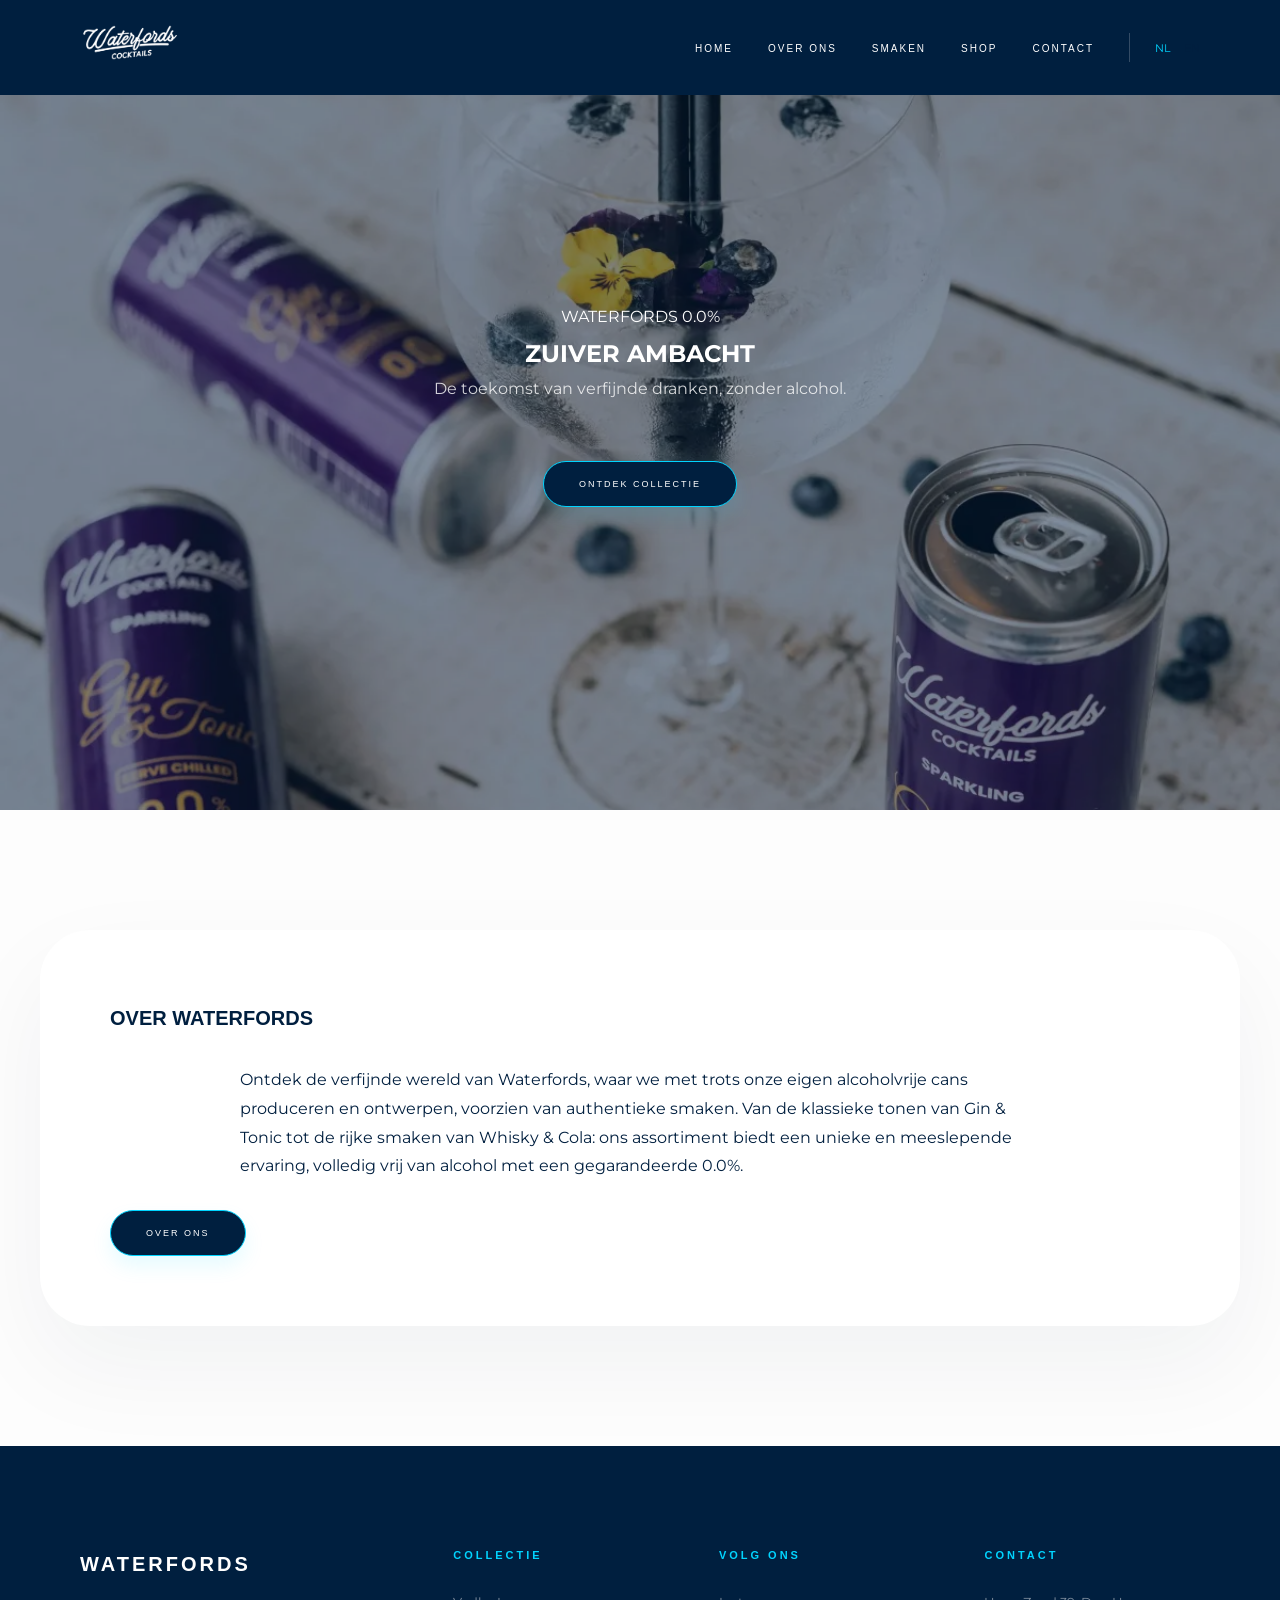
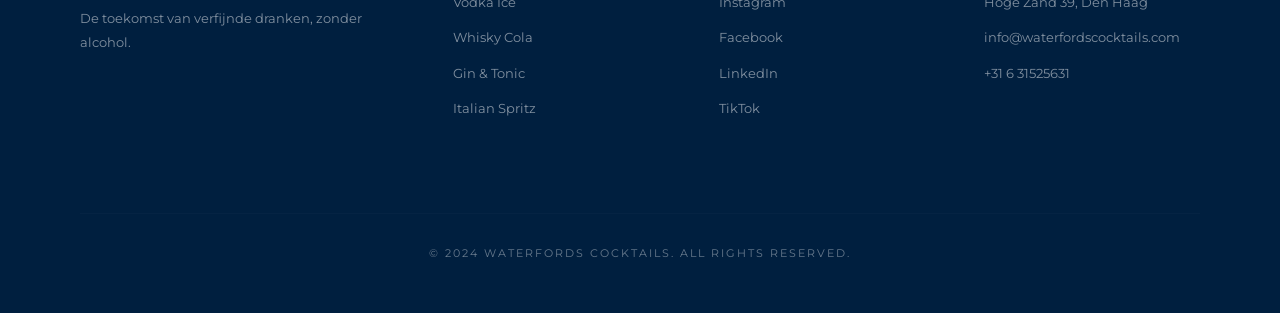
<file: index.html>
<!DOCTYPE html>
<html lang="nl">
<head>
    <meta charset="UTF-8">
    <meta name="viewport" content="width=device-width, initial-scale=1.0">
    <title>Waterfords | The Future of Refined Drinks</title>
    <link rel="stylesheet" href="css/style.css">
</head>
<body>
    <header id="header"></header>

    <main>
        <!-- Hero Section -->
        <section class="hero" style="background-image: url('images/hero-home.webp');">
            <div class="hero-content reveal">
                <p data-i18n="hero_tag">WATERFORDS 0.0%</p>
                <h1 data-i18n="hero_main">ZUIVER AMBACHT</h1>
                <p style="font-size: 16px; opacity: 0.8;" data-i18n="hero_slogan">De toekomst van verfijnde dranken, zonder alcohol.</p>
                <br><br>
                <a href="onze-smaken.html" class="btn-modern" data-i18n="btn_discover">ONTDEK COLLECTIE</a>
            </div>
        </section>

        <!-- About Summary Section -->
        <section class="container section-padding">
            <div class="glass-card reveal text-center">
                <h2 style="font-family: var(--font-header); font-size: 20px; margin-bottom: 30px;" data-i18n="section_about_title">ABOUT WATERFORDS</h2>
                <p style="max-width: 800px; margin: 0 auto;" data-i18n="about_p1">Ontdek de verfijnde wereld van Waterfords...</p>
                <br>
                <a href="over-ons.html" class="btn-modern" data-i18n="about">OVER ONS</a>
            </div>
        </section>
    </main>

    <footer id="footer"></footer>
    <script src="js/script.js"></script>
</body>
</html>
</file>
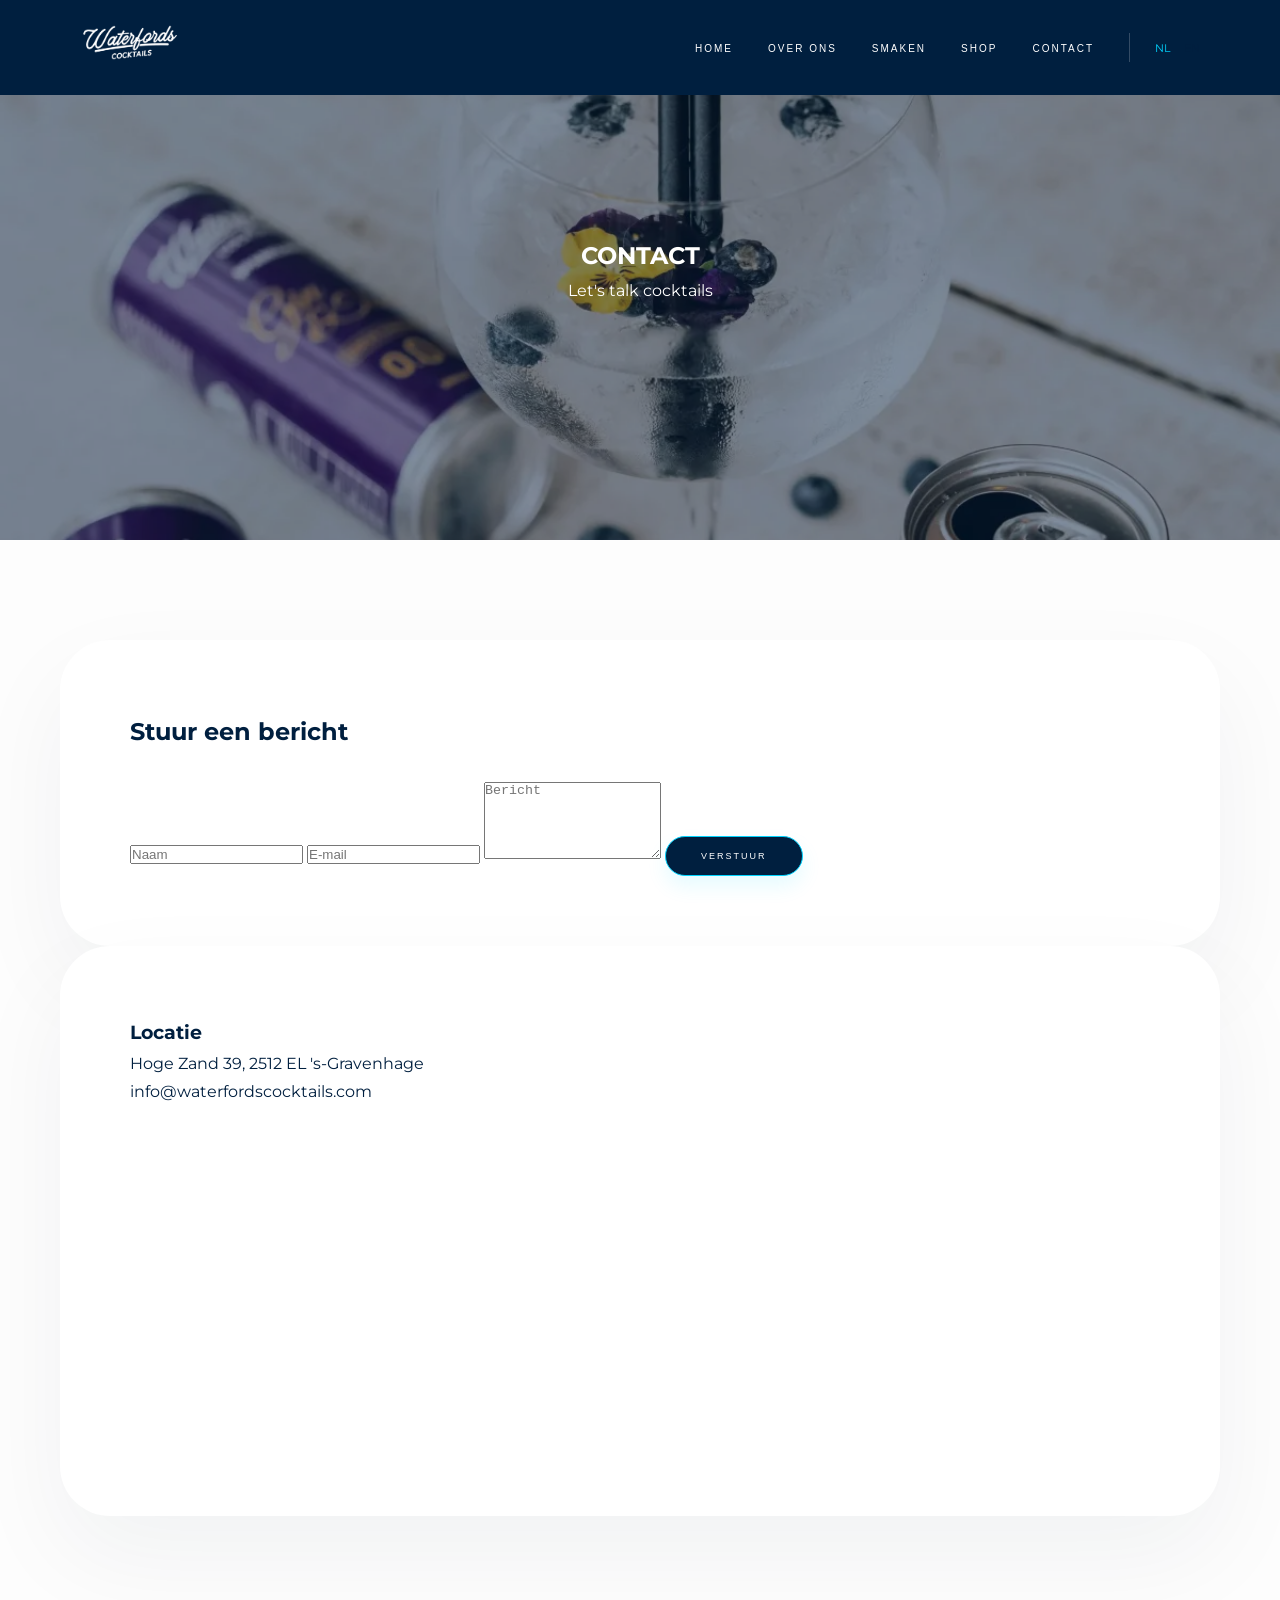
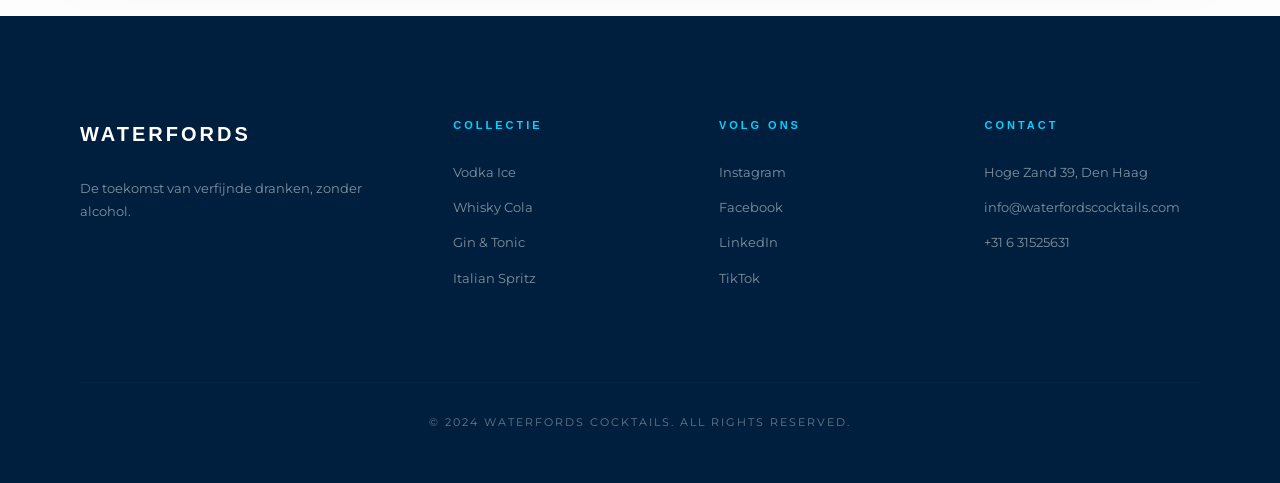
<file: contact.html>
<!DOCTYPE html>
<html lang="nl">
<head>
    <meta charset="UTF-8">
    <meta name="viewport" content="width=device-width, initial-scale=1.0">
    <title>Contact | Waterfords Cocktails</title>
    <link rel="stylesheet" href="css/style.css">
</head>
<body>
    <header id="header"></header>

    <main>
        <section class="hero" style="height: 60vh; background-image: url('images/hero-home.webp'); background-size: cover;">
            <div class="hero-content reveal">
                <h1>CONTACT</h1>
                <p>Let's talk cocktails</p>
            </div>
        </section>

        <section class="container reveal" style="padding: 100px 20px;">
            <div class="contact-container">
                <!-- Formulier -->
                <div class="glass-card">
                    <h2>Stuur een bericht</h2>
                    <br>
                    <!-- VERVANG DE URL HIERONDER DOOR JE EIGEN FORMSPREE URL -->
                    <form action="https://formspree.io/f/JOUW_ID_HIER" method="POST">
                        <input type="text" name="name" placeholder="Naam" required>
                        <input type="email" name="email" placeholder="E-mail" required>
                        <textarea name="message" rows="5" placeholder="Bericht" required></textarea>
                        
                        <!-- Honeypot voor spam -->
                        <input type="text" name="_gotcha" style="display:none">
                        
                        <button type="submit" class="btn-modern">VERSTUUR</button>
                    </form>
                </div>

                <!-- Info & Map -->
                <div class="reveal">
                    <div class="glass-card">
                        <h3>Locatie</h3>
                        <p>Hoge Zand 39, 2512 EL 's-Gravenhage</p>
                        <p>info@waterfordscocktails.com</p>
                        <br>
                        <iframe 
                            class="map-frame"
                            width="100%" 
                            height="300" 
                            frameborder="0" 
                            src="https://maps.google.com/maps?q=Hoge%20Zand%2039,%20Den%20Haag&t=&z=15&ie=UTF8&iwloc=&output=embed">
                        </iframe>
                    </div>
                </div>
            </div>
        </section>
    </main>

    <footer id="footer"></footer>
    <script src="js/script.js"></script>
</body>
</html>
</file>
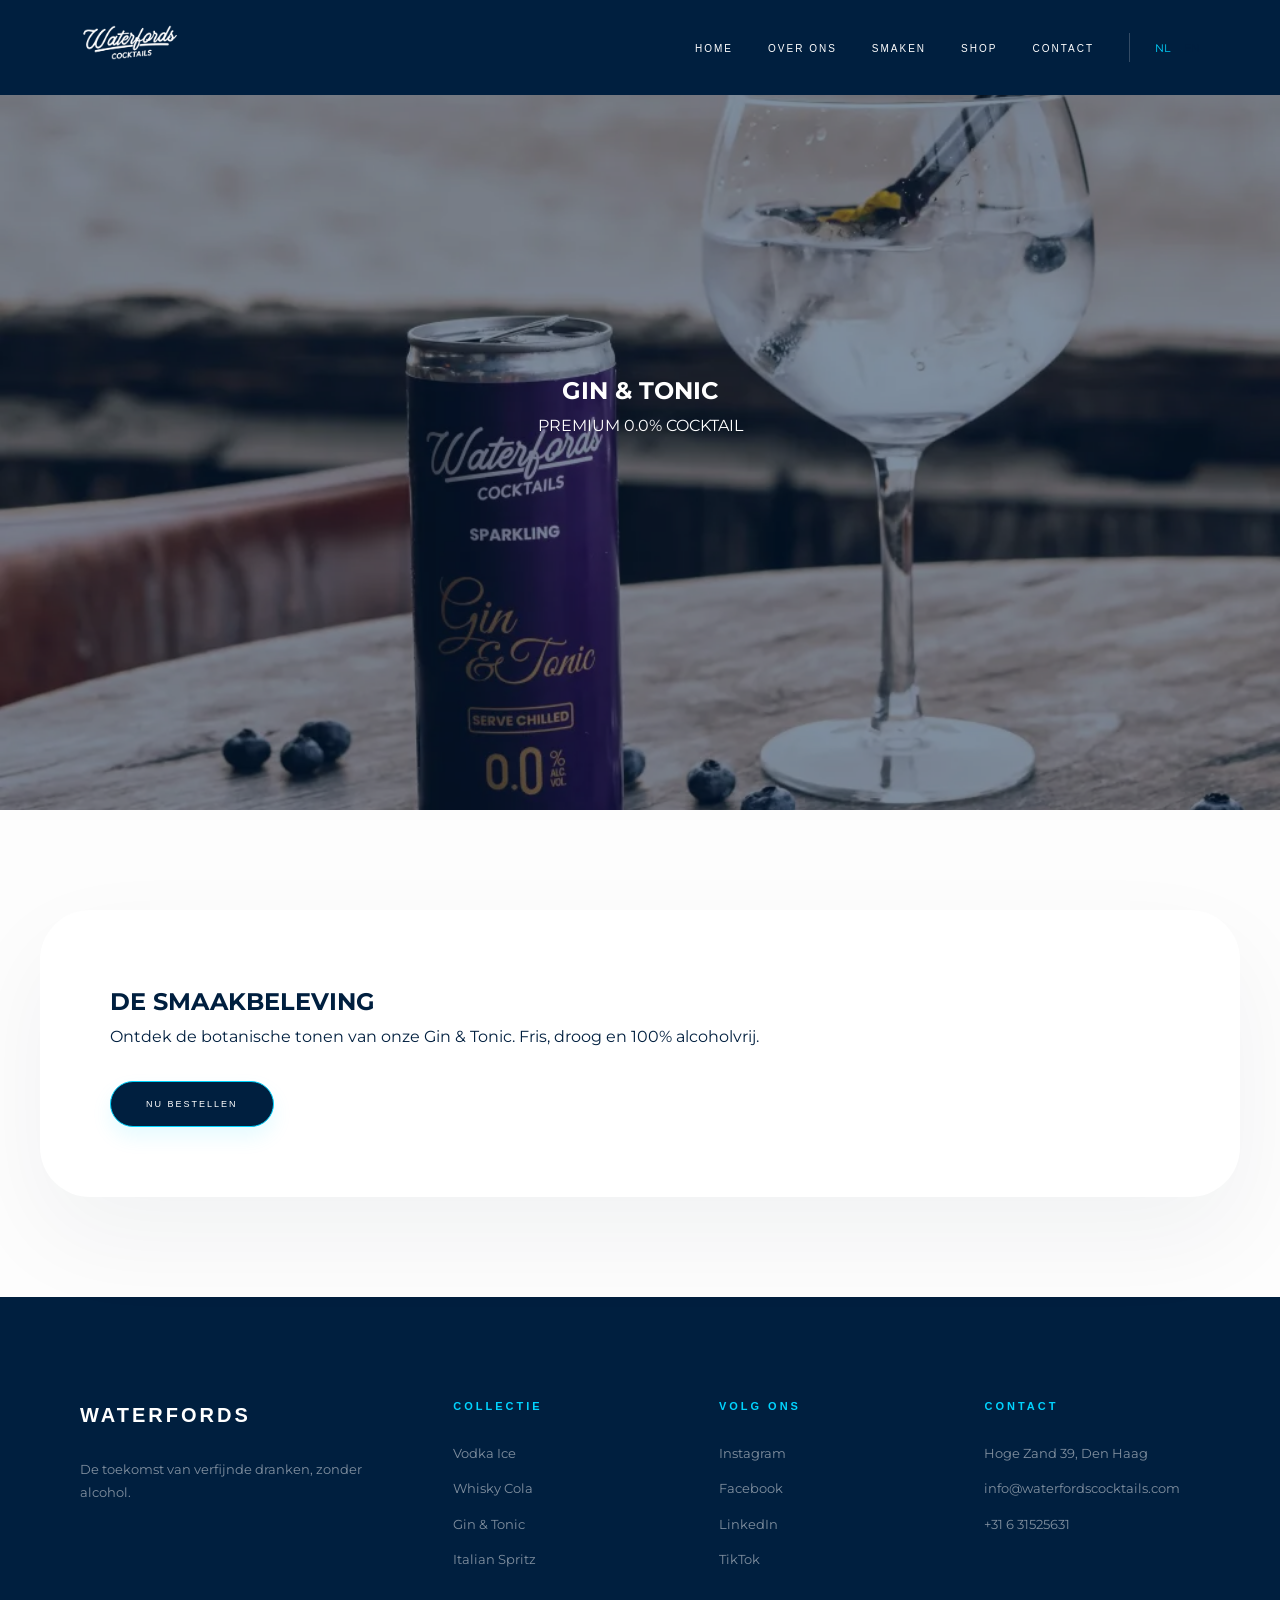
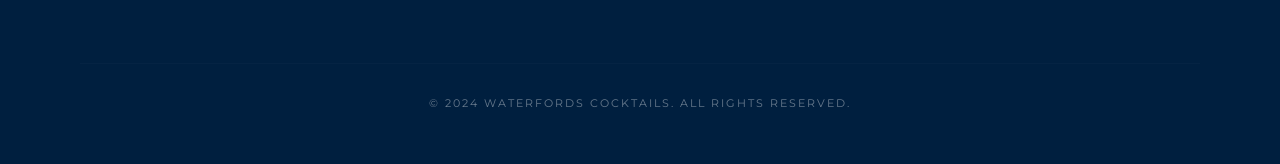
<file: gin-tonic.html>
<!DOCTYPE html>
<html lang="nl">
<head>
    <meta charset="UTF-8">
    <meta name="viewport" content="width=device-width, initial-scale=1.0">
    <title>Gin & Tonic | Waterfords</title>
    <link rel="stylesheet" href="css/style.css">
</head>
<body>
    <header id="header"></header>
    <main>
        <!-- Verander hieronder de afbeelding per pagina -->
        <section class="hero" style="background-image: url('images/gin-tonic-hero.webp');">
            <div class="hero-content reveal">
                <!-- Verander hieronder de titel per pagina -->
                <h1>GIN & TONIC</h1>
                <p>PREMIUM 0.0% COCKTAIL</p>
            </div>
        </section>

        <section class="container" style="padding: 100px 0;">
            <div class="glass-card reveal text-center">
                <h2>DE SMAAKBELEVING</h2>
                <p>Ontdek de botanische tonen van onze Gin & Tonic. Fris, droog en 100% alcoholvrij.</p>
                <br>
                <a href="waar-te-kopen.html" class="btn-modern">NU BESTELLEN</a>
            </div>
        </section>
    </main>
    <footer id="footer"></footer>
    <script src="js/script.js"></script>
</body>
</html>
</file>
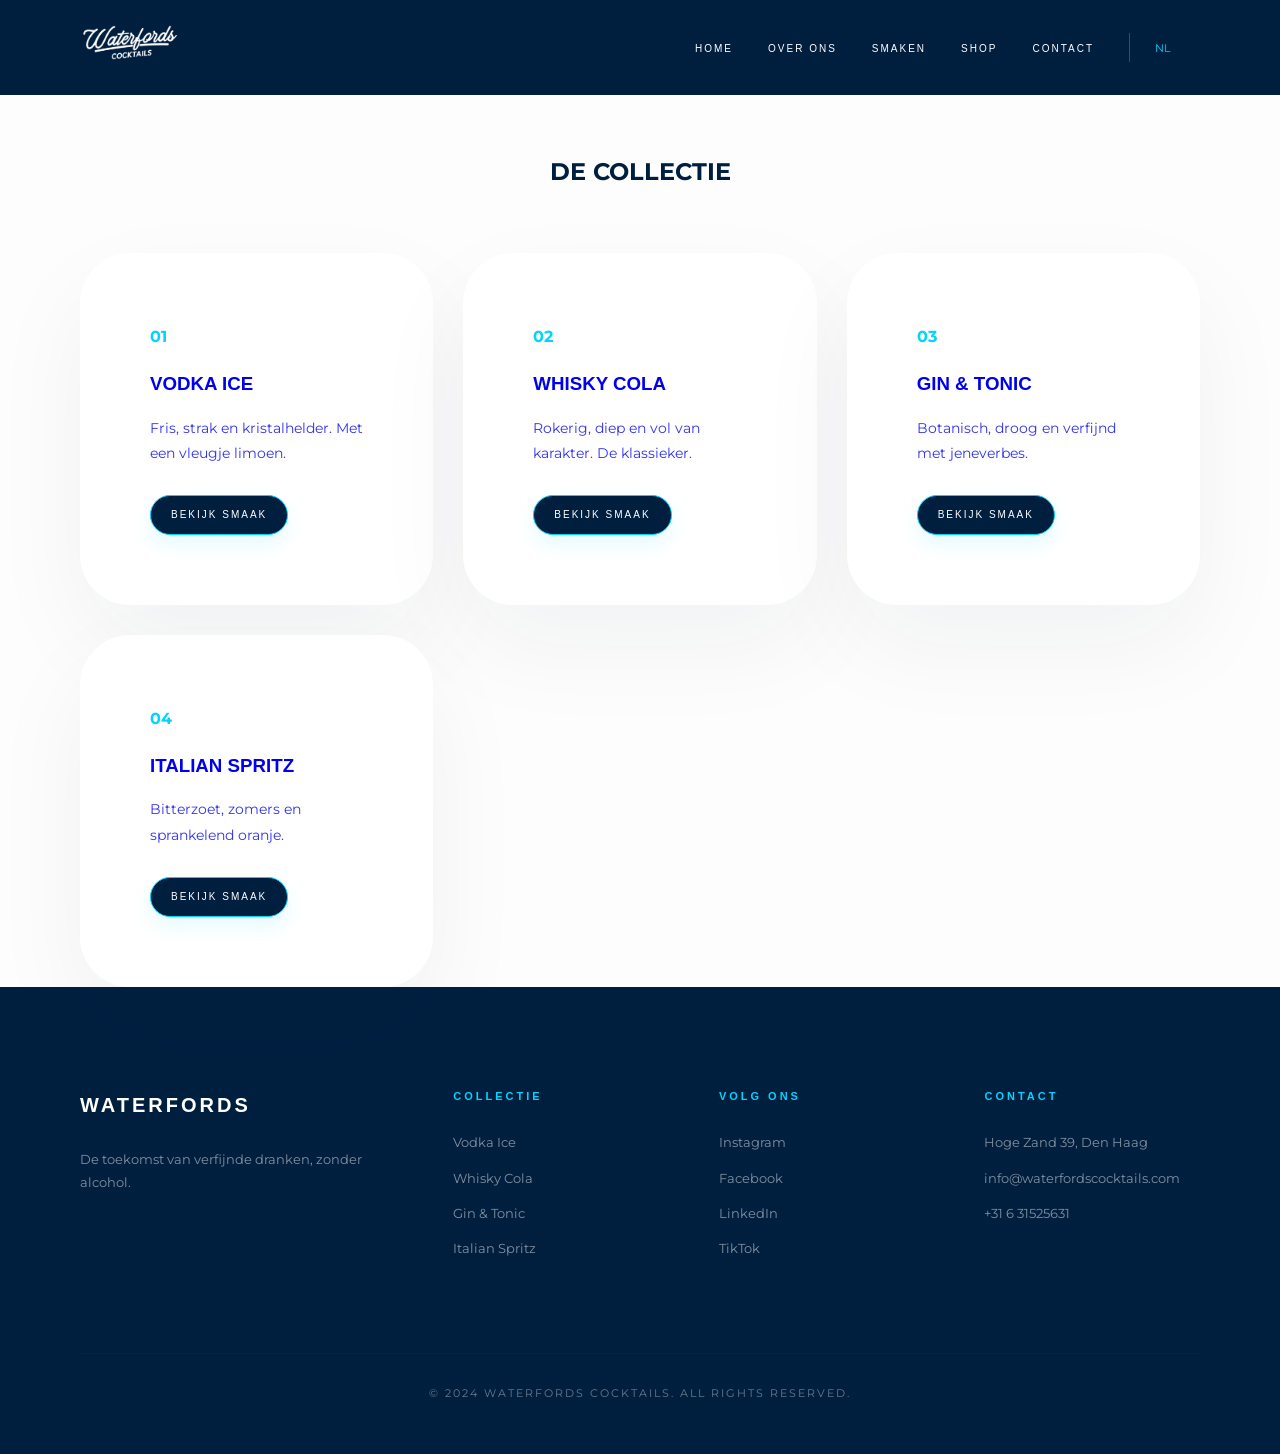
<file: onze-smaken.html>
<!DOCTYPE html>
<html lang="nl">
<head>
    <meta charset="UTF-8">
    <meta name="viewport" content="width=device-width, initial-scale=1.0">
    <title>Onze Smaken | Waterfords Cocktails</title>
    <link rel="stylesheet" href="css/style.css">
</head>
<body>
    <header id="header"></header>

    <main style="padding-top: 150px;">
        <section class="container">
            <h1 class="reveal" style="text-align: center; margin-bottom: 60px;">DE COLLECTIE</h1>
            
            <div style="display: grid; grid-template-columns: repeat(auto-fit, minmax(300px, 1fr)); gap: 30px;">
                <!-- Vodka Ice Card -->
                <a href="vodka-ice.html" class="glass-card reveal" style="text-decoration: none; display: block;">
                    <p style="color: var(--accent); font-weight: bold;">01</p>
                    <h3 style="font-family: var(--font-header); margin: 15px 0;">VODKA ICE</h3>
                    <p style="font-size: 14px; opacity: 0.8;">Fris, strak en kristalhelder. Met een vleugje limoen.</p>
                    <br>
                    <span class="btn-modern" style="padding: 10px 20px; font-size: 10px;">BEKIJK SMAAK</span>
                </a>

                <!-- Whisky Cola Card -->
                <a href="whisky-cola.html" class="glass-card reveal" style="text-decoration: none; display: block;">
                    <p style="color: var(--accent); font-weight: bold;">02</p>
                    <h3 style="font-family: var(--font-header); margin: 15px 0;">WHISKY COLA</h3>
                    <p style="font-size: 14px; opacity: 0.8;">Rokerig, diep en vol van karakter. De klassieker.</p>
                    <br>
                    <span class="btn-modern" style="padding: 10px 20px; font-size: 10px;">BEKIJK SMAAK</span>
                </a>

                <!-- Gin & Tonic Card -->
                <a href="gin-tonic.html" class="glass-card reveal" style="text-decoration: none; display: block;">
                    <p style="color: var(--accent); font-weight: bold;">03</p>
                    <h3 style="font-family: var(--font-header); margin: 15px 0;">GIN & TONIC</h3>
                    <p style="font-size: 14px; opacity: 0.8;">Botanisch, droog en verfijnd met jeneverbes.</p>
                    <br>
                    <span class="btn-modern" style="padding: 10px 20px; font-size: 10px;">BEKIJK SMAAK</span>
                </a>

                <!-- Italian Spritz Card -->
                <a href="italian-spritz.html" class="glass-card reveal" style="text-decoration: none; display: block;">
                    <p style="color: var(--accent); font-weight: bold;">04</p>
                    <h3 style="font-family: var(--font-header); margin: 15px 0;">ITALIAN SPRITZ</h3>
                    <p style="font-size: 14px; opacity: 0.8;">Bitterzoet, zomers en sprankelend oranje.</p>
                    <br>
                    <span class="btn-modern" style="padding: 10px 20px; font-size: 10px;">BEKIJK SMAAK</span>
                </a>
            </div>
        </section>
    </main>

    <footer id="footer"></footer>
    <script src="js/script.js"></script>
</body>
</html>
</file>
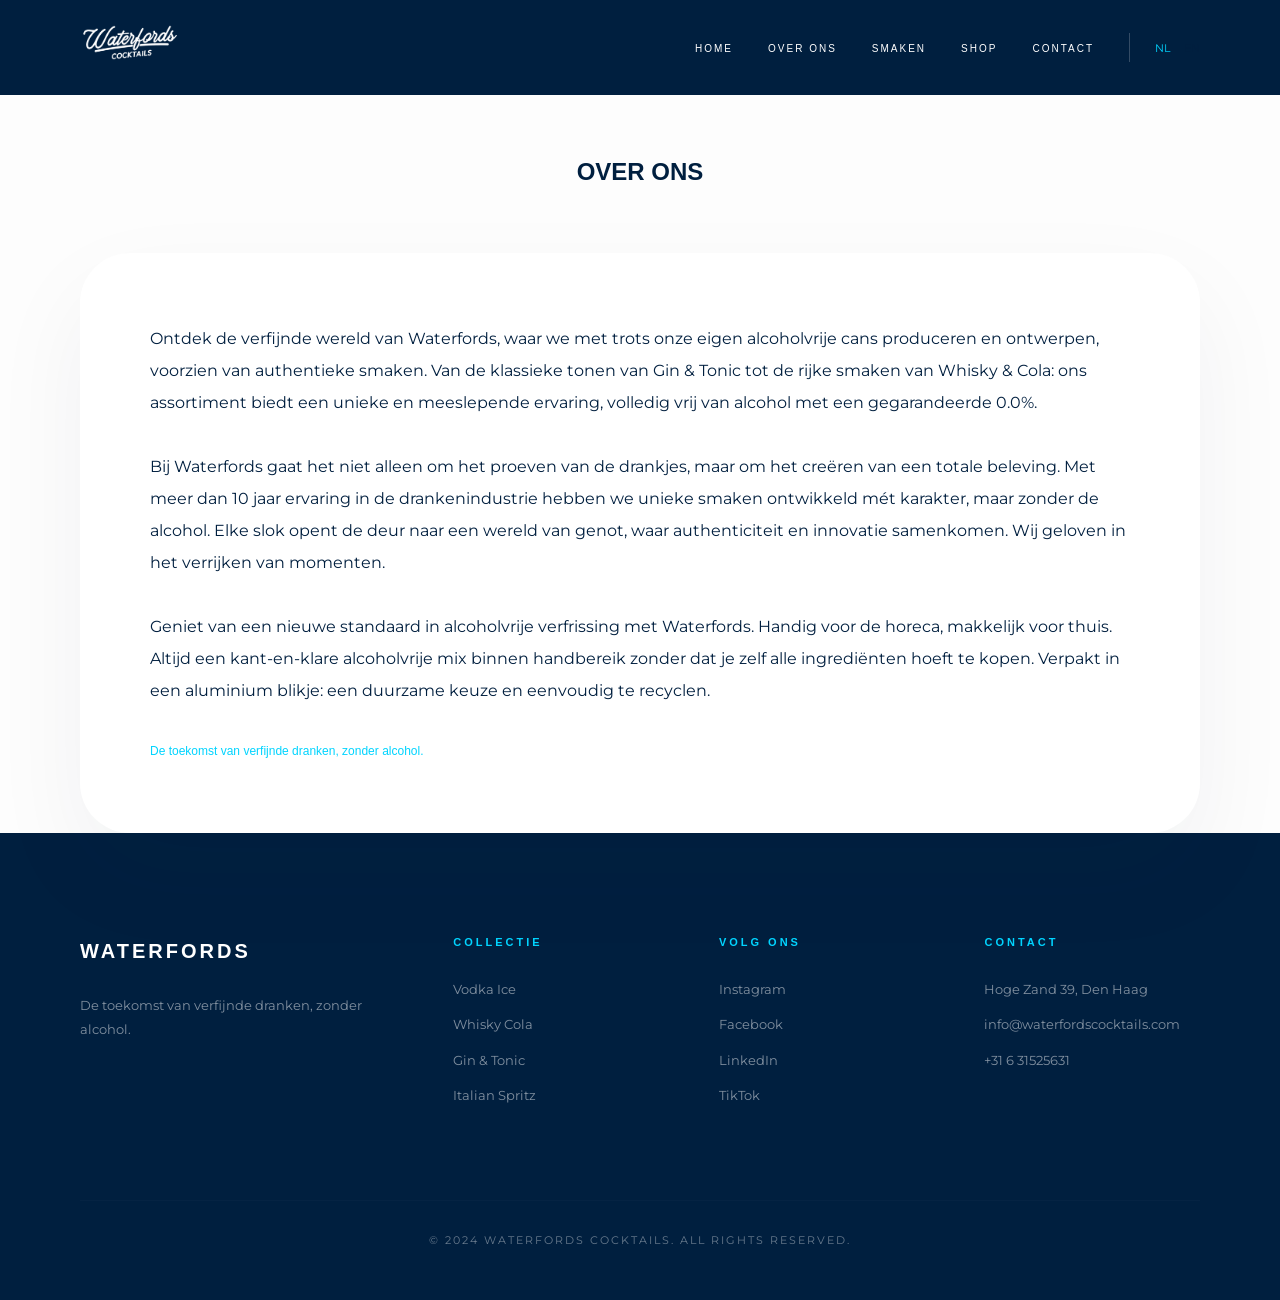
<file: over-ons.html>
<!DOCTYPE html>
<html lang="nl">
<head>
    <meta charset="UTF-8">
    <meta name="viewport" content="width=device-width, initial-scale=1.0">
    <title>Over Ons | Waterfords</title>
    <link rel="stylesheet" href="css/style.css">
</head>
<body>
    <header id="header"></header>

    <main style="padding-top: 150px;">
        <section class="container">
            <div class="reveal">
                <h1 style="font-family: var(--font-header); text-align: center; margin-bottom: 60px;" data-i18n="about">OVER ONS</h1>
                
                <div class="glass-card" style="line-height: 2;">
                    <p data-i18n="about_p1"></p>
                    <br>
                    <p data-i18n="about_p2"></p>
                    <br>
                    <p data-i18n="about_p3"></p>
                    <br>
                    <p style="font-family: var(--font-header); color: var(--accent); font-size: 12px;" data-i18n="hero_slogan"></p>
                </div>
            </div>
        </section>
    </main>

    <footer id="footer"></footer>
    <script src="js/script.js"></script>
</body>
</html>
</file>
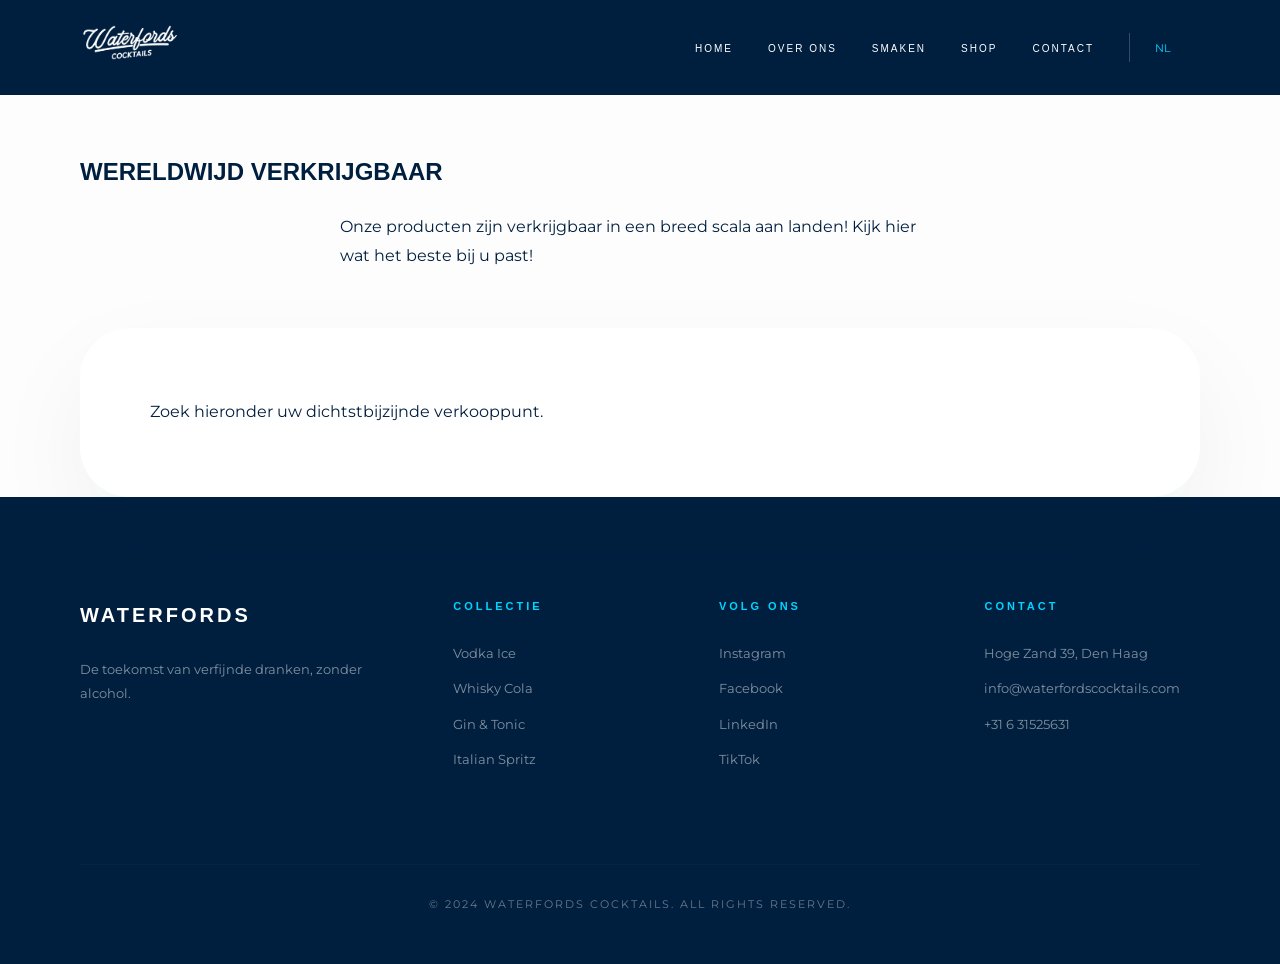
<file: waar-te-kopen.html>
<!DOCTYPE html>
<html lang="nl">
<head>
    <meta charset="UTF-8">
    <meta name="viewport" content="width=device-width, initial-scale=1.0">
    <title>Waar te kopen | Waterfords</title>
    <link rel="stylesheet" href="css/style.css">
</head>
<body>
    <header id="header"></header>

    <main style="padding-top: 150px;">
        <section class="container text-center">
            <div class="reveal">
                <h1 style="font-family: var(--font-header); margin-bottom: 20px;" data-i18n="where_title">WERELDWIJD VERKRIJGBAAR</h1>
                <p style="max-width: 600px; margin: 0 auto;" data-i18n="where_text"></p>
                <br><br>
                <div class="glass-card">
                    <p>Zoek hieronder uw dichtstbijzijnde verkooppunt.</p>
                    <!-- Hier kun je later een lijst of kaart toevoegen -->
                </div>
            </div>
        </section>
    </main>

    <footer id="footer"></footer>
    <script src="js/script.js"></script>
</body>
</html>
</file>
<file: css/style.css>
@import url('https://fonts.googleapis.com/css2?family=Syncopate:wght@400;700&family=Montserrat:wght@300;400;600&display=swap');

:root {
    --dark-blue: #001f3f;
    --accent: #00d4ff;
    --white: #ffffff;
    --light-bg: #fdfdfd;
    --font-header: 'Syncopate', sans-serif;
    --font-body: 'Montserrat', sans-serif;
    --transition: all 0.5s cubic-bezier(0.16, 1, 0.3, 1);
}

* { margin: 0; padding: 0; box-sizing: border-box; }
body { font-family: var(--font-body); background-color: var(--light-bg); color: var(--dark-blue); overflow-x: hidden; line-height: 1.8; }

.container { max-width: 1200px; margin: 0 auto; padding: 0 40px; }
.reveal { opacity: 0; transform: translateY(30px); transition: var(--transition); }
.reveal.active { opacity: 1; transform: translateY(0); }

/* --- HEADER & INTEGRATED DROPDOWN --- */
header {
    background: var(--dark-blue);
    padding: 25px 0;
    position: fixed; width: 100%; top: 0; z-index: 1000;
}
nav { display: flex; justify-content: space-between; align-items: center; }
.nav-links { display: flex; list-style: none; gap: 35px; align-items: center; }
.nav-links a { 
    color: white; text-decoration: none; font-family: var(--font-header); 
    font-size: 10px; letter-spacing: 2px; transition: 0.3s;
}

/* Dropdown styling */
.dropdown { position: relative; }
.dropdown-content {
    display: none;
    position: absolute;
    top: 100%; left: 0;
    background: var(--dark-blue);
    min-width: 200px;
    padding: 15px 0;
    border-top: 2px solid var(--accent);
    box-shadow: 0 15px 30px rgba(0,0,0,0.3);
}
.dropdown-content a {
    display: block;
    padding: 10px 25px;
    font-size: 9px;
}
.dropdown:hover .dropdown-content { display: block; }
.dropdown-content a:hover { background: rgba(255,255,255,0.05); color: var(--accent); }

/* --- MODERN PILL BUTTONS --- */
.btn-modern {
    background: var(--dark-blue);
    color: white;
    padding: 14px 35px;
    border-radius: 50px;
    text-decoration: none;
    font-family: var(--font-header);
    font-size: 9px;
    letter-spacing: 2px;
    display: inline-block;
    border: 1px solid var(--accent);
    transition: var(--transition);
    box-shadow: 0 10px 20px rgba(0,212,255,0.1);
}
.btn-modern:hover {
    background: var(--accent);
    color: var(--dark-blue);
    transform: translateY(-3px);
    box-shadow: 0 15px 30px rgba(0,212,255,0.3);
}

/* --- SECTIONS --- */
.hero {
    height: 90vh; display: flex; align-items: center; justify-content: center;
    background-size: cover; background-position: center; background-attachment: fixed;
    color: white; text-align: center; position: relative;
}
.hero::before { content: ''; position: absolute; top:0; left:0; width:100%; height:100%; background: rgba(0,31,63,0.5); }
.hero-content { z-index: 2; max-width: 800px; }

.section-padding { padding: 120px 0; }
.glass-card {
    background: white; padding: 70px; border-radius: 50px;
    box-shadow: 0 40px 100px rgba(0,31,63,0.05);
}

/* --- FOOTER --- */
footer { background: var(--dark-blue); color: white; padding: 100px 0 50px; }
.footer-grid { display: grid; grid-template-columns: 1.5fr 1fr 1fr 1fr; gap: 50px; }
.footer-col h4 { font-family: var(--font-header); font-size: 11px; color: var(--accent); margin-bottom: 25px; letter-spacing: 3px; }
.footer-col p, .footer-col a { font-size: 13px; color: rgba(255,255,255,0.5); text-decoration: none; margin-bottom: 12px; display: block; }
.footer-col a:hover { color: var(--accent); }

.scroll-progress { position: absolute; bottom: 0; left: 0; height: 3px; background: var(--accent); width: 0%; }
.lang-btn { cursor: pointer; margin-left: 10px; font-size: 11px; opacity: 0.5; transition: 0.3s; }
.lang-btn.active, .lang-btn:hover { opacity: 1; color: var(--accent); }
</file>
